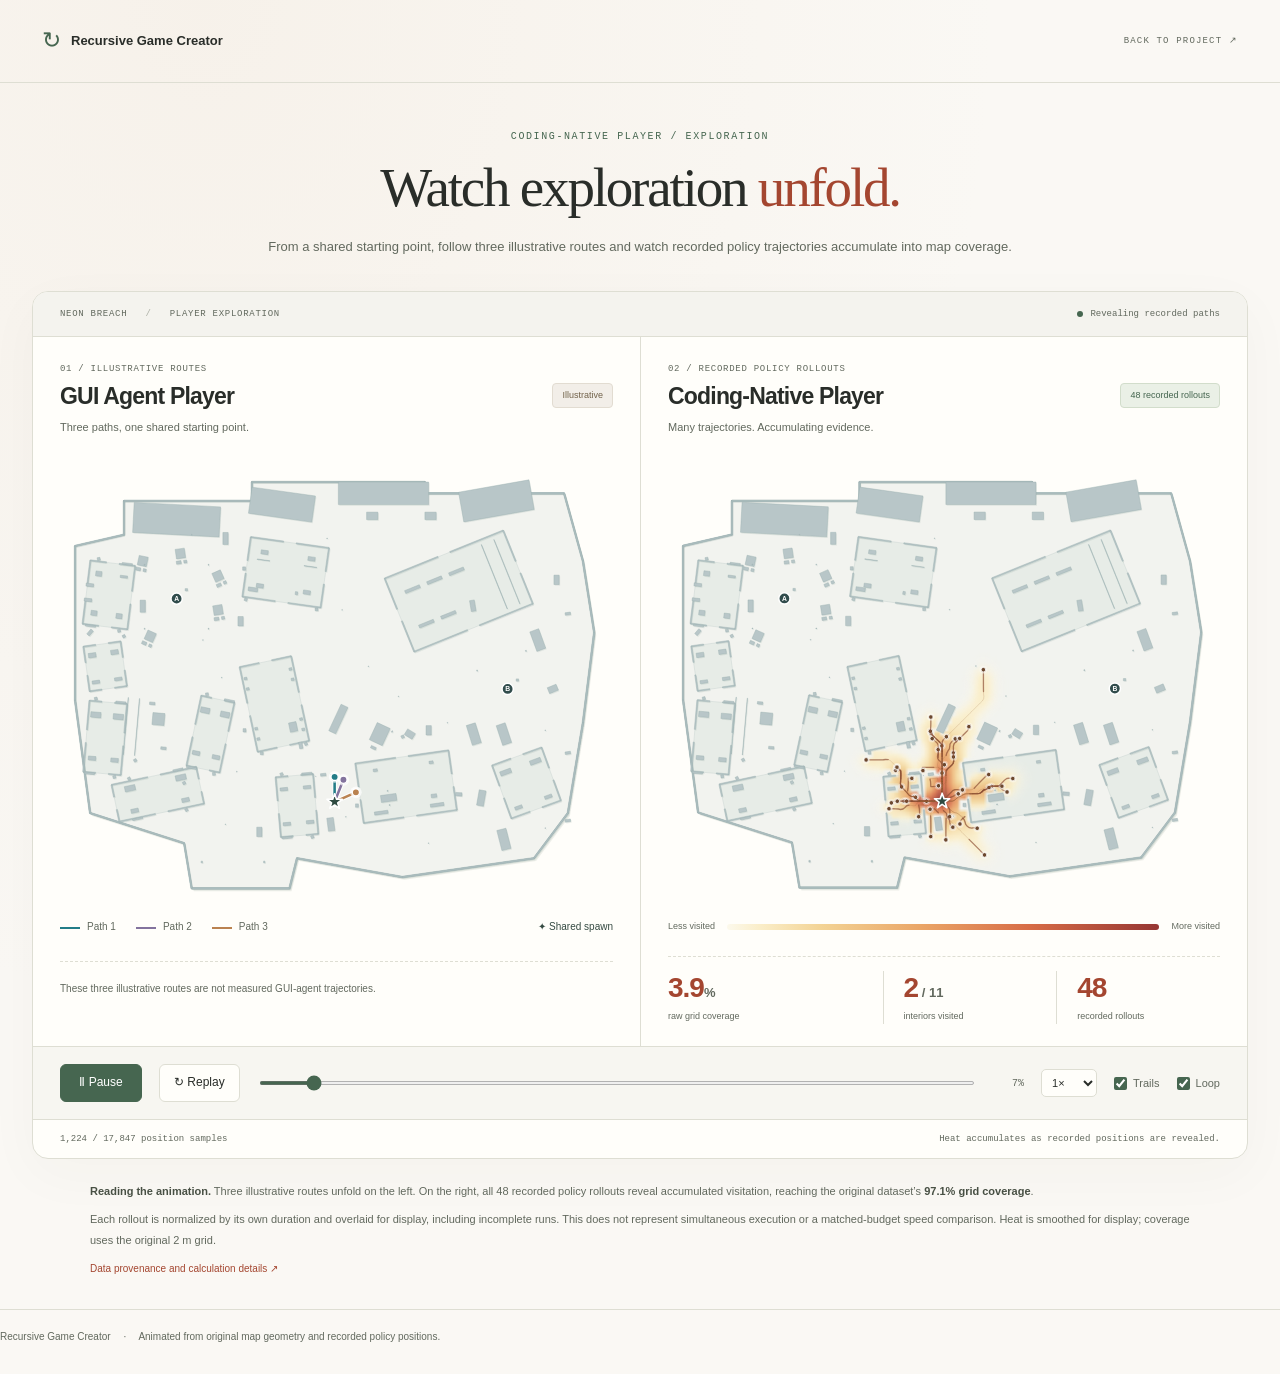
<file: exploration-motion.html>
<!doctype html>
<html lang="en">
<head>
  <meta charset="utf-8">
  <meta name="viewport" content="width=device-width,initial-scale=1">
  <meta name="theme-color" content="#faf8f4">
  <title>Exploration in motion · Recursive Game Creator</title>
  <link rel="icon" href="favicon.svg?v=20261005-paper" type="image/svg+xml">
  <script>if (new URLSearchParams(location.search).get("embed") === "1") document.documentElement.dataset.embed = "true";</script>
  <link rel="stylesheet" href="assets/exploration-motion/motion.css?v=20261005-embed">
  <script src="assets/exploration-motion/data.js" defer></script>
  <script src="assets/exploration-motion/motion.js?v=20261005-embed" defer></script>
</head>
<body>
  <header><a class="brand" href="./">↻ <span>Recursive Game Creator</span></a><a class="preview" href="./#exploration">BACK TO PROJECT ↗</a></header>
  <main>
    <div class="intro"><p class="eyebrow">CODING-NATIVE PLAYER / EXPLORATION</p><h1>Watch exploration <em>unfold.</em></h1><p class="deck">From a shared starting point, follow three illustrative routes and watch recorded policy trajectories accumulate into map coverage.</p></div>
    <section class="figure" aria-label="Animated exploration comparison">
      <div class="figure-top"><span>NEON BREACH <span class="separator">/</span> PLAYER EXPLORATION</span><span class="playing-state"><i id="status-dot"></i><span id="status">Loading recorded paths…</span></span></div>
      <div class="panels">
        <article class="panel gui-panel">
          <div class="panel-head"><div><p class="panel-label">01 / ILLUSTRATIVE ROUTES</p><h2>GUI Agent Player</h2><p class="panel-description">Three paths, one shared starting point.</p></div><span class="tag">Illustrative</span></div>
          <canvas id="gui-map" width="882" height="690" aria-label="Three illustrative GUI-style paths gradually drawn on the original game map">Three illustrative routes unfold from a shared starting point.</canvas>
          <div class="legend"><span><i style="--route:#237d88"></i>Path 1</span><span><i style="--route:#83739d"></i>Path 2</span><span><i style="--route:#ba8250"></i>Path 3</span><span class="spawn-key">✦ Shared spawn</span></div>
          <div class="panel-note">These three illustrative routes are not measured GUI-agent trajectories.</div>
        </article>
        <article class="panel policy-panel">
          <div class="panel-head"><div><p class="panel-label">02 / RECORDED POLICY ROLLOUTS</p><h2>Coding-Native Player</h2><p class="panel-description">Many trajectories. Accumulating evidence.</p></div><span class="tag measured">48 recorded rollouts</span></div>
          <canvas id="policy-map" width="882" height="690" aria-label="48 recorded policy trajectories replayed with an accumulating visitation heatmap">48 recorded trajectories and their accumulated visitation heatmap.</canvas>
          <div class="heat-legend"><span>Less visited</span><span class="color-ramp"></span><span>More visited</span></div>
          <div class="metrics"><div><strong id="coverage">0.0<span>%</span></strong><span>raw grid coverage</span></div><div><strong id="rooms">0<span> / 11</span></strong><span>interiors visited</span></div><div><strong>48</strong><span>recorded rollouts</span></div></div>
        </article>
      </div>
      <div class="controls">
        <button class="primary" id="toggle" type="button">Ⅱ Pause</button>
        <button class="replay" id="replay" type="button" aria-label="Replay from the beginning">↻ Replay</button>
        <label class="timeline"><span class="sr-only">Animation progress</span><input id="timeline" type="range" min="0" max="1000" value="0"><output id="progress" for="timeline">0%</output></label>
        <label class="speed"><span class="sr-only">Playback speed</span><select id="speed" aria-label="Playback speed"><option value="0.5">0.5×</option><option value="1" selected>1×</option><option value="2">2×</option></select></label>
        <label class="trails"><input id="trails" type="checkbox" checked><span>Trails</span></label>
        <label class="loop"><input id="loop" type="checkbox" checked><span>Loop</span></label>
      </div>
      <div class="figure-bottom"><span id="sample-count">0 / 17,847 position samples</span><span>Heat accumulates as recorded positions are revealed.</span></div>
    </section>
    <div class="caption"><p><b>Reading the animation.</b> Three illustrative routes unfold on the left. On the right, all 48 recorded policy rollouts reveal accumulated visitation, reaching the original dataset’s <b>97.1% grid coverage</b>.</p><p>Each rollout is normalized by its own duration and overlaid for display, including incomplete runs. This does not represent simultaneous execution or a matched-budget speed comparison. Heat is smoothed for display; coverage uses the original 2 m grid.</p><a href="assets/exploration-motion/provenance.json" target="_blank" rel="noopener">Data provenance and calculation details ↗</a></div>
  </main>
  <footer>Recursive Game Creator <span>·</span> Animated from original map geometry and recorded policy positions.</footer>
</body>
</html>
</file>
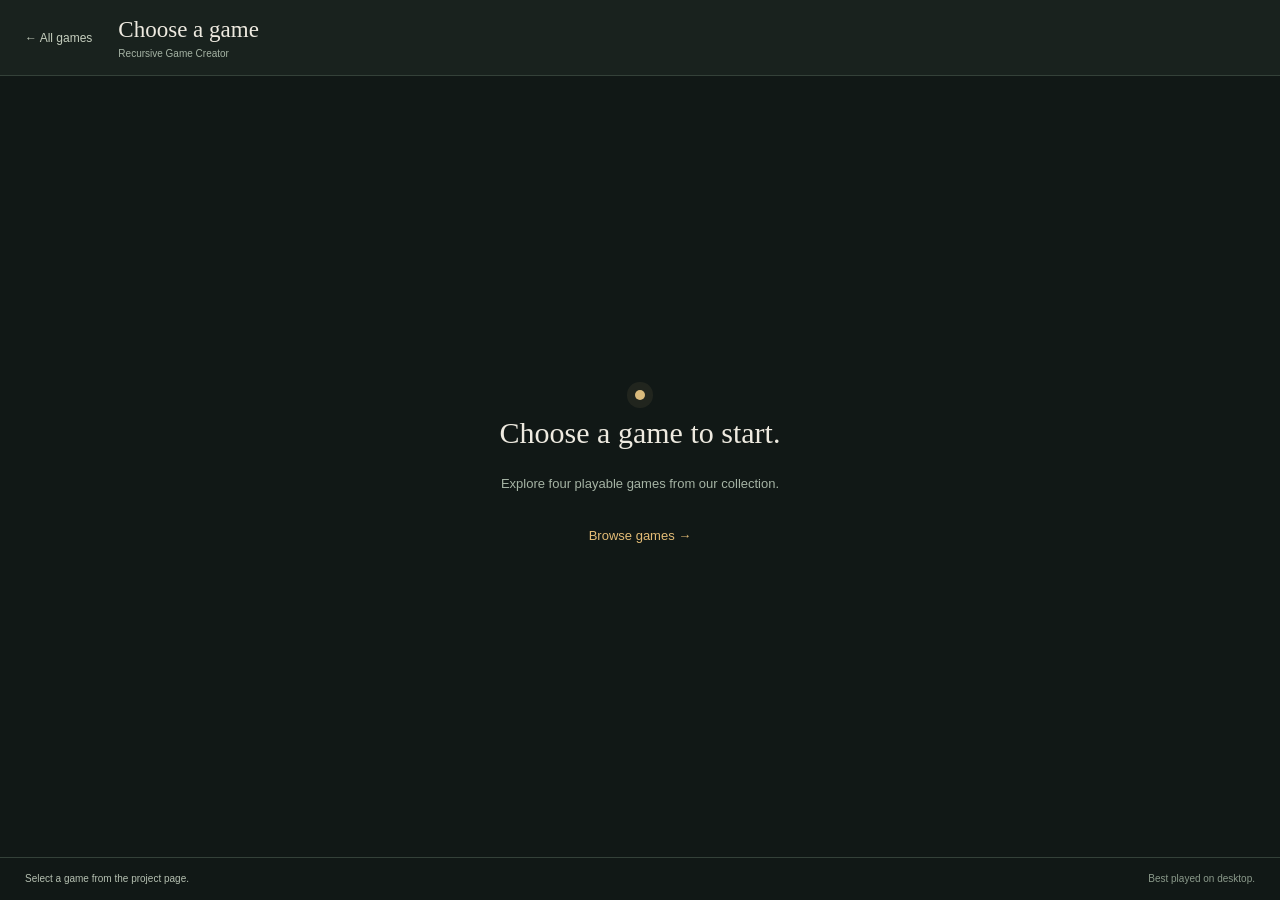
<file: play.html>
<!doctype html>
<html lang="en">
<head>
  <meta charset="utf-8">
  <meta name="viewport" content="width=device-width,initial-scale=1">
  <meta name="description" content="Play selected games created with Recursive Game Creator directly in your browser.">
  <title>Play · Recursive Game Creator</title>
  <link rel="stylesheet" href="play.css?v=20261007-public">
  <script src="play.js?v=20261007-public" defer></script>
</head>
<body>
  <header class="player-header">
    <a class="back-link" href="index.html#play">← All games</a>
    <div class="player-heading"><h1 id="game-title">Choose a game</h1><span id="game-meta">Recursive Game Creator</span></div>
    <div class="player-actions"><a id="standalone" hidden target="_blank" rel="noopener">Open separately ↗</a><button id="fullscreen" type="button" hidden>Fullscreen ⛶</button></div>
  </header>
  <main class="player-stage" id="player-stage">
    <button class="fullscreen-exit" id="exit-fullscreen" type="button">Exit fullscreen ↙</button>
    <div id="game-loading" role="status"><span class="loading-dot"></span><h2 id="loading-title">Choose a game to start.</h2><p id="loading-detail">Explore four playable games from our collection.</p><a id="loading-back" href="index.html#play">Browse games →</a></div>
  </main>
  <footer class="player-help"><p id="game-controls">Select a game from the project page.</p><span id="game-note">Best played on desktop.</span></footer>
  <noscript><p class="noscript">JavaScript is needed to play these games. <a href="index.html#play">Return to the collection.</a></p></noscript>
</body>
</html>
</file>
<file: assets/exploration-motion/motion.css>
:root{color-scheme:light;--bg:#faf8f4;--ink:#292d29;--muted:#62695e;--line:#deded3;--accent:#a44630;--sage:#466650;--mono:'SFMono-Regular',Consolas,monospace}
*{box-sizing:border-box}body{margin:0;background:radial-gradient(ellipse at 16% 0,#ecddcc40,transparent 52%),var(--bg);color:var(--ink);font:14px/1.65 Inter,-apple-system,BlinkMacSystemFont,'Segoe UI','PingFang SC',sans-serif;-webkit-font-smoothing:antialiased}a{color:inherit;text-decoration:none}button,select,input{font:inherit}button,a,input,select{-webkit-tap-highlight-color:transparent}button{cursor:pointer}button:focus-visible,a:focus-visible,input:focus-visible,select:focus-visible{outline:2px solid var(--sage);outline-offset:4px}header{max-width:1440px;margin:auto;display:flex;justify-content:space-between;align-items:center;padding:22px 42px;border-bottom:1px solid var(--line)}.brand{display:flex;align-items:center;gap:10px;font-size:23px;color:var(--sage)}.brand span{font-size:13px;font-weight:600;color:var(--ink)}.preview{font:9px var(--mono);letter-spacing:.13em;color:var(--muted)}main{max-width:1396px;margin:0 auto;padding:48px 32px 30px}.intro{text-align:center;margin-bottom:34px}.eyebrow{font:10px var(--mono);letter-spacing:.16em;color:var(--sage);margin:0 0 15px}h1{font:500 clamp(36px,4.3vw,62px)/1.12 Georgia,'Times New Roman',serif;letter-spacing:-.04em;margin:0}h1 em{font-style:normal;color:var(--accent)}.deck{font-size:13px;color:var(--muted);margin:17px auto 0;max-width:810px}.figure{border:1px solid var(--line);background:#fffefa;border-radius:16px;overflow:hidden;box-shadow:0 15px 55px #493e2808}.figure-top{display:flex;justify-content:space-between;gap:20px;padding:17px 27px;border-bottom:1px solid var(--line);font:9px var(--mono);letter-spacing:.08em;color:var(--muted);background:#f4f3ee}.separator{color:#acb0a5;margin:0 12px}.playing-state{display:flex;align-items:center;gap:7px;letter-spacing:0}.playing-state i{display:inline-block;width:6px;height:6px;background:var(--sage);border-radius:50%}.playing-state i.paused{background:#969989}.panels{display:grid;grid-template-columns:1fr 1fr}.panel{min-width:0;padding:27px 27px 22px}.panel+.panel{border-left:1px solid var(--line)}.panel-head{display:flex;justify-content:space-between;align-items:start;gap:14px;min-height:88px}.panel-label{font:9px var(--mono);letter-spacing:.08em;color:var(--muted);margin:0 0 9px}h2{font-size:23px;line-height:1.2;letter-spacing:-.035em;font-weight:600;margin:0}.panel-description{color:var(--muted);font-size:11px;margin:7px 0 0}.tag{font-size:9px;background:#f2eee8;border:1px solid #e2dcd1;color:#716149;white-space:nowrap;padding:4px 9px;border-radius:4px;margin-top:19px}.tag.measured{background:#eaf0e6;border-color:#d2ddcb;color:var(--sage)}canvas{display:block;width:100%;height:auto;aspect-ratio:147/115;margin:15px 0 17px}.legend{display:flex;align-items:center;gap:20px;flex-wrap:wrap;font-size:10px;color:var(--muted);min-height:22px}.legend>span{display:flex;align-items:center;gap:7px}.legend i{width:20px;height:2px;background:var(--route)}.legend .spawn-key{margin-left:auto;color:#354a42}.panel-note{font-size:10px;color:var(--muted);margin-top:22px;padding-top:18px;border-top:1px dashed var(--line);line-height:1.8}.heat-legend{display:flex;align-items:center;gap:12px;font-size:9px;color:var(--muted);min-height:22px}.color-ramp{height:6px;flex:1;border-radius:4px;background:linear-gradient(90deg,#fcf9ec,#faedc7 8%,#f3d394 22%,#eaa566 45%,#d76c46 70%,#963633)}.metrics{display:grid;grid-template-columns:1.25fr 1fr 1fr;margin-top:18px;padding-top:14px;border-top:1px dashed var(--line);gap:10px}.metrics>div+div{border-left:1px solid var(--line);padding-left:20px}.metrics strong{font-size:28px;line-height:1.2;letter-spacing:-1px;font-weight:550;color:var(--accent);font-variant-numeric:tabular-nums;display:block}.metrics strong span{font-size:13px;letter-spacing:0;color:var(--muted)}.metrics>div>span{font-size:9px;color:var(--muted);display:block;margin-top:5px}.controls{display:flex;align-items:center;gap:17px;padding:17px 27px;border-top:1px solid var(--line);background:#f7f6f1}.controls button{border-radius:6px;padding:8px 14px;font-size:12px;white-space:nowrap}.primary{background:var(--sage);color:white;border:1px solid var(--sage);min-width:82px}.primary:hover{background:#344e3b}.replay{background:#fffefa;border:1px solid var(--line);color:var(--ink)}.replay:hover{border-color:var(--sage)}.timeline{display:flex;align-items:center;gap:13px;flex:1;min-width:100px}.timeline input{width:100%;height:4px;accent-color:var(--sage);cursor:pointer}.timeline output{font:10px var(--mono);min-width:34px;color:var(--muted);text-align:right}.speed select{padding:6px;border:1px solid var(--line);border-radius:5px;background:#fffefa;color:var(--ink);font-size:11px}.trails,.loop{display:flex;align-items:center;gap:6px;white-space:nowrap;font-size:11px;color:var(--muted)}.trails input,.loop input{accent-color:var(--sage);margin:0}.figure-bottom{display:flex;justify-content:space-between;gap:15px;padding:12px 27px;border-top:1px solid var(--line);color:var(--muted);font:9px/1.6 var(--mono)}.caption{max-width:1100px;margin:22px auto 0;color:var(--muted);font-size:11px;line-height:1.9}.caption p{margin:0 0 7px}.caption b{font-weight:600;color:#485044}.caption a{color:var(--accent);font-size:10px}footer{max-width:1332px;margin:0 auto;padding:19px 0 28px;color:var(--muted);font-size:10px;border-top:1px solid var(--line)}footer span{margin:0 10px}.sr-only{position:absolute;width:1px;height:1px;padding:0;margin:-1px;overflow:hidden;clip:rect(0,0,0,0);white-space:nowrap;border:0}
@media(max-width:1060px){.panel{padding:23px 19px 20px}h2{font-size:21px}.tag{font-size:8px;padding:4px 6px}.legend{gap:14px}.legend .spawn-key{margin-left:0}.panel-head{min-height:92px}.metrics strong{font-size:25px}.metrics>div+div{padding-left:13px}}
@media(max-width:760px){header{padding:17px 20px}.brand span{font-size:11px}.preview{font-size:8px}main{padding:34px 16px 24px}.intro{margin-bottom:25px}.eyebrow{font-size:8px}.deck{font-size:12px;line-height:1.9;max-width:450px}.panels{grid-template-columns:1fr}.panel{padding:23px 20px 20px}.panel+.panel{border-left:0;border-top:1px solid var(--line)}.panel-head{min-height:77px}h2{font-size:24px}.figure-top{padding:14px 18px;font-size:8px;gap:12px}.figure-top .separator{margin:0 6px}.playing-state{max-width:100px}.panel-note{margin-top:13px;padding-top:13px}.legend .spawn-key{margin-left:auto}.tag{font-size:9px}canvas{margin-top:6px}.controls{padding:15px 18px;gap:12px;flex-wrap:wrap}.timeline{order:5;flex-basis:100%;margin-top:6px}.controls button{padding:8px 12px}.speed{margin-left:auto}.figure-bottom{padding:12px 18px;font-size:8px;flex-direction:column;gap:4px}.caption{font-size:10px;padding-inline:4px}footer{margin-inline:20px;font-size:9px}.metrics strong{font-size:29px}}
@media(max-width:390px){.trails,.loop{font-size:10px}.controls{gap:9px}.controls button{font-size:11px;padding:8px 10px}.primary{min-width:70px}.panel{padding-inline:15px}.panel-head h2{font-size:21px}.legend{gap:12px;font-size:9px}.tag{font-size:8px}.figure-top>span:first-child{max-width:150px;line-height:1.8}.metrics strong{font-size:26px}}

/* Same animation, without the standalone page chrome. */
html[data-embed] body { background: transparent; }
html[data-embed] header, html[data-embed] .intro, html[data-embed] .caption, html[data-embed] footer { display: none; }
html[data-embed] main { max-width: none; padding: 0; margin: 0; }
html[data-embed] .figure { box-shadow: none; }
</file>
<file: play.css>
:root{color-scheme:dark;font-family:Inter,-apple-system,BlinkMacSystemFont,'Segoe UI',sans-serif;color:#eeeae0;background:#111816}
*{box-sizing:border-box}body{margin:0;height:100dvh;display:flex;flex-direction:column;overflow:hidden}a{color:inherit;text-decoration:none}button{font:inherit;cursor:pointer}a:focus-visible,button:focus-visible{outline:2px solid #ebc886;outline-offset:4px}[hidden]{display:none!important}
.player-header{flex-shrink:0;min-height:76px;display:flex;align-items:center;gap:26px;padding:14px 25px;background:#19221e;border-bottom:1px solid #344139}.back-link{font-size:12px;color:#c5cebe;white-space:nowrap}.player-heading{min-width:0;flex:1}.player-heading h1{font:500 23px/1.2 Georgia,serif;margin:0}.player-heading span{display:block;font-size:10px;color:#a5b3a4;margin-top:5px}.player-actions{display:flex;align-items:center;gap:20px;font-size:11px}.player-actions a{color:#c5cebe}.player-actions button{border:1px solid #667566;border-radius:5px;color:#eeeae0;background:#2a3830;padding:9px 13px}
.player-stage{flex:1;min-height:0;position:relative;background:#0d1311;display:grid;place-items:center}.player-stage iframe{border:0;width:100%;height:100%;display:block;background:#0d1311}.player-stage:fullscreen{height:100vh;width:100vw}#game-loading{position:absolute;inset:0;display:flex;flex-direction:column;align-items:center;justify-content:center;text-align:center;padding:30px;background:#111816;z-index:2}#game-loading h2{font:400 30px Georgia,serif;margin:16px 0 10px}#game-loading p{color:#a5b3a4;font-size:13px;line-height:1.7;max-width:380px}#game-loading a{font-size:13px;color:#e3bc76;margin-top:20px}.loading-dot{width:10px;height:10px;background:#d9ba7c;border-radius:50%;box-shadow:0 0 0 8px #d9ba7c14}
.player-help{display:flex;align-items:center;justify-content:space-between;gap:20px;min-height:43px;padding:10px 25px;border-top:1px solid #344139;font-size:10px;line-height:1.6;color:#b5c0b1;flex-shrink:0}.player-help p{margin:0}.player-help>span{color:#8b9a8b;white-space:nowrap}.noscript{position:fixed;bottom:60px;left:20px;color:#e3bc76;z-index:3}
@media(max-width:760px){.player-header{gap:12px;padding:11px 14px;min-height:69px}.player-heading h1{font-size:18px}.player-heading span{font-size:9px}.player-actions{gap:9px}.player-actions a{display:none}.player-actions button{padding:8px;font-size:10px}.back-link{font-size:10px}.player-help{padding:9px 14px;display:block;font-size:9px}.player-help>span{display:block;margin-top:3px}.player-stage{overflow:auto}.player-stage iframe{min-width:360px}}

.fullscreen-exit{display:none;position:absolute;z-index:3;right:12px;top:8px;padding:7px 11px;border:1px solid #82918180;border-radius:5px;background:#14231ed9;color:#eeeae0;font-size:11px}.player-stage:fullscreen .fullscreen-exit{display:block}
</file>
